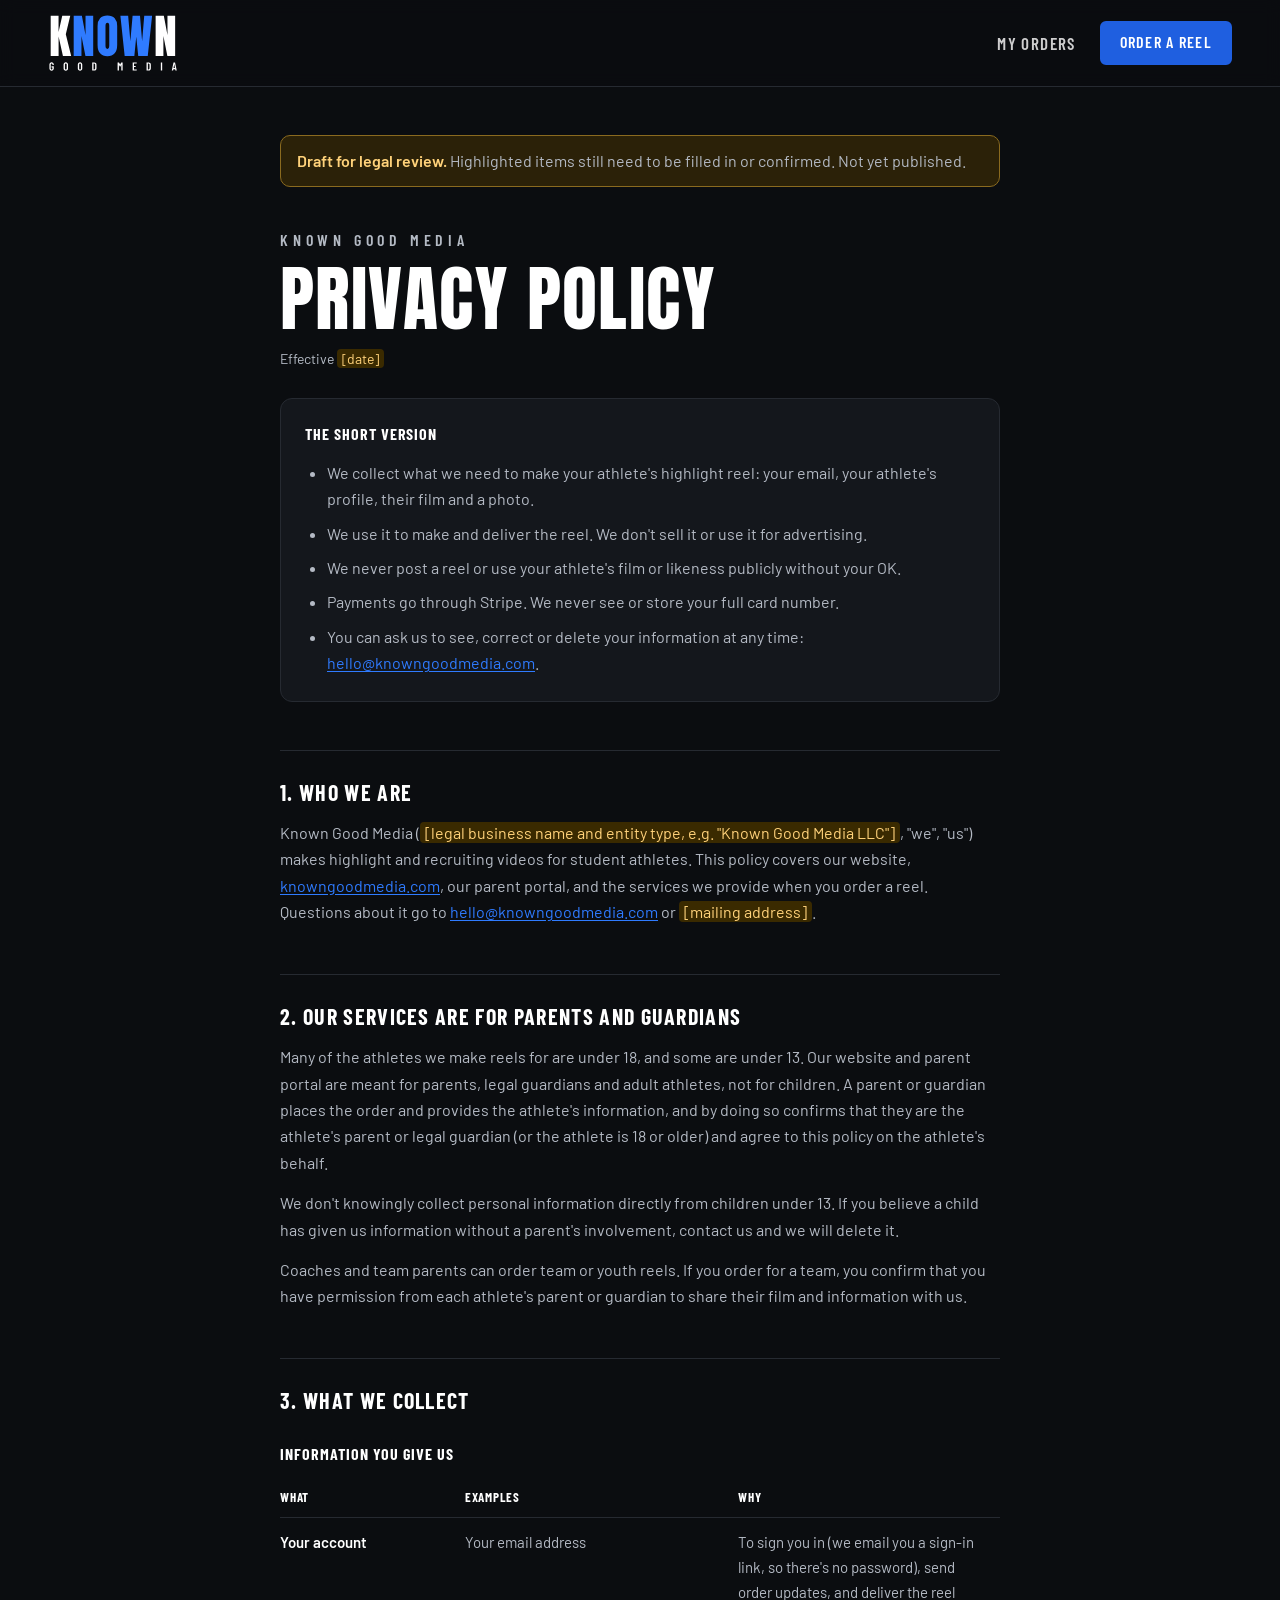
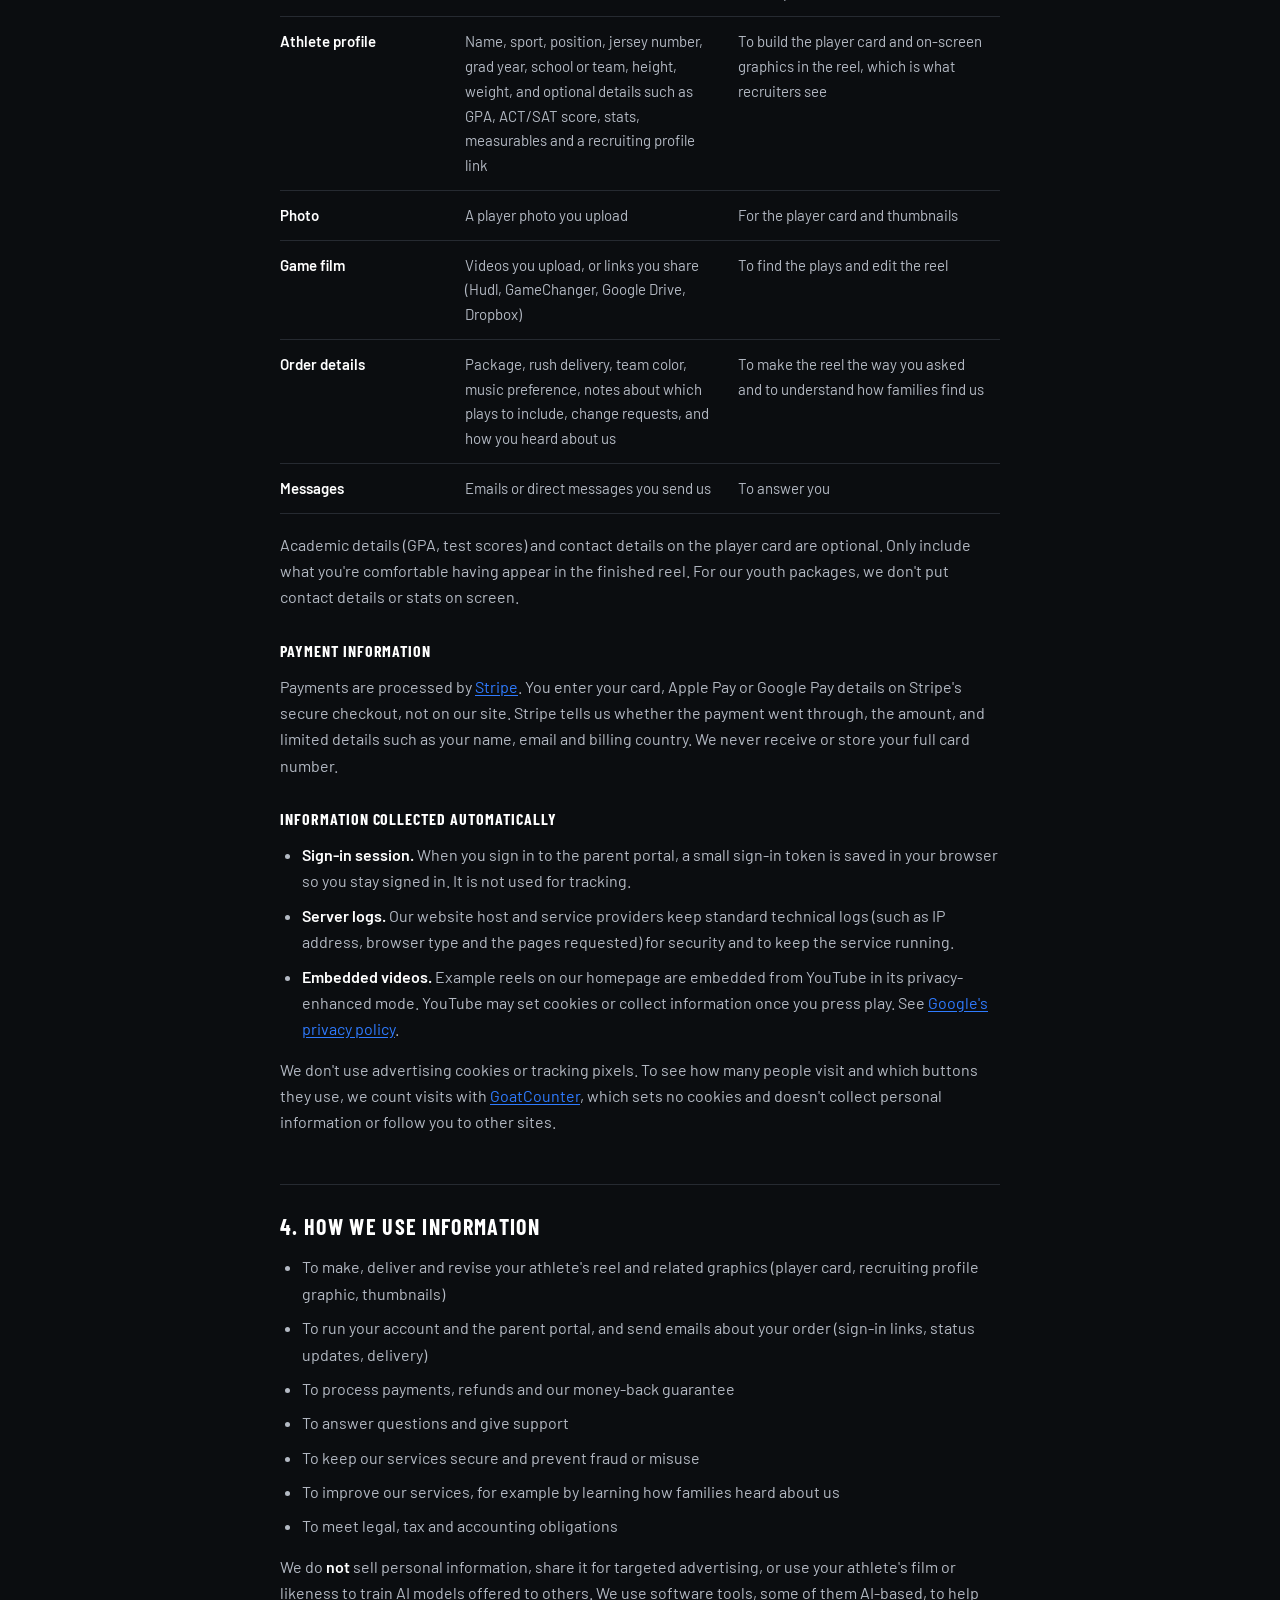
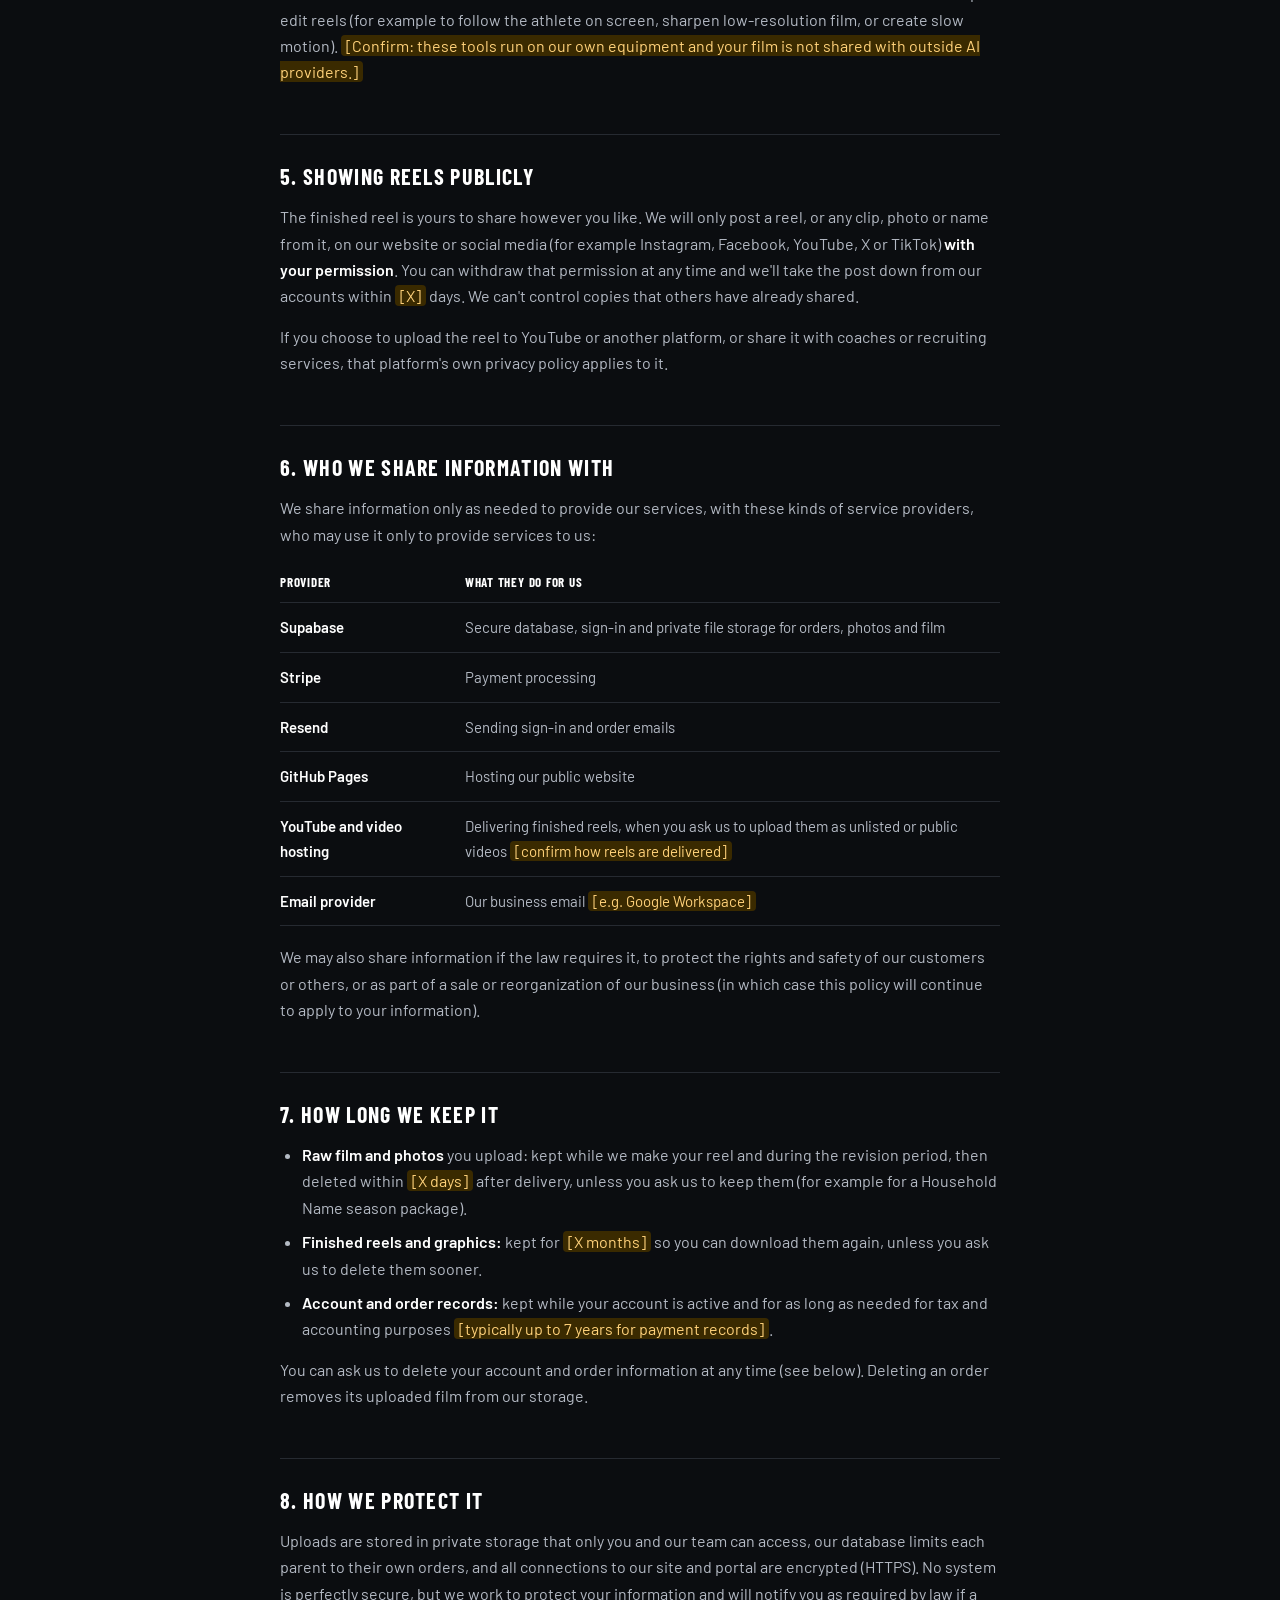
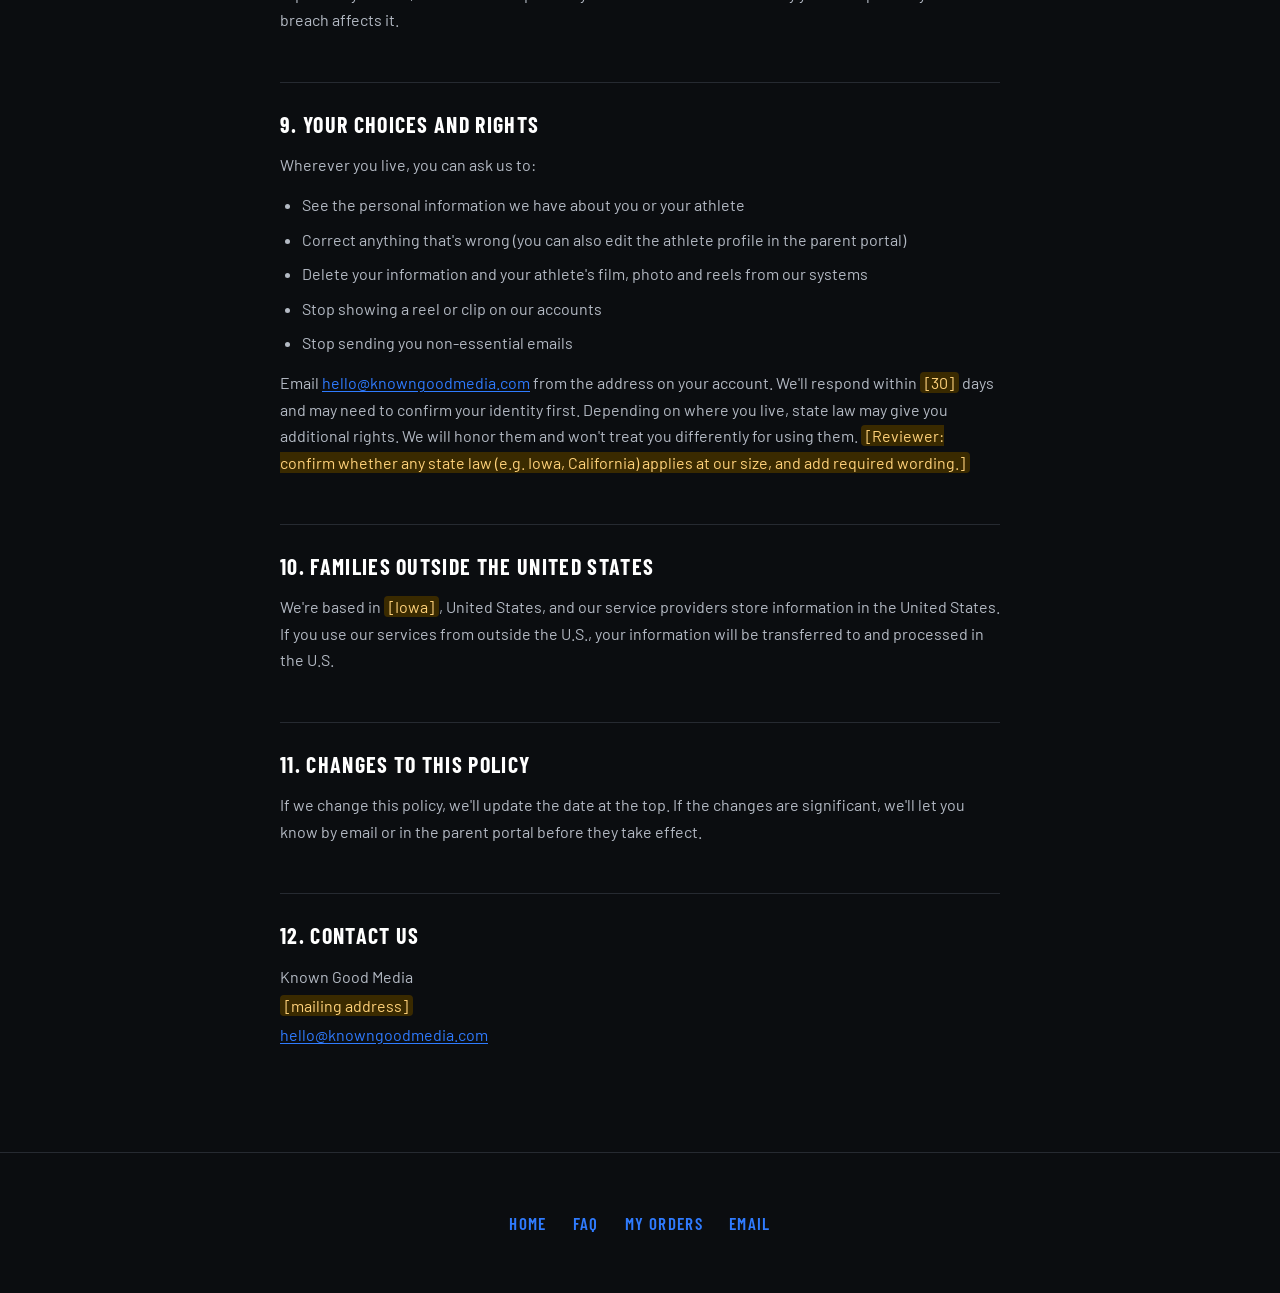
<file: privacy.html>
<!doctype html>
<html lang="en">
<head>
  <meta charset="utf-8">
  <meta name="viewport" content="width=device-width, initial-scale=1">
  <title>Privacy Policy | Known Good Media</title>
  <meta name="description" content="How Known Good Media collects, uses and protects the information parents share when ordering an athlete highlight reel.">
  <!-- DRAFT: remove this noindex line once the policy has been reviewed and approved -->
  <meta name="robots" content="noindex">
  <link rel="icon" type="image/png" href="brand/png/icon-k-512.png">
  <link rel="stylesheet" href="assets/css/styles.css?v=19">
  <style>
    /* Legal page: one left-aligned reading column, even spacing throughout */
    .legal { max-width: 760px; margin: 0 auto; padding: 48px 20px 88px; text-align: left; }
    .legal > * { margin-left: 0; margin-right: 0; }
    .legal .draft-note { margin: 0 0 40px; }
    .legal .eyebrow { margin: 0 0 10px; text-align: left; }
    .legal h1 { font-family: var(--display); font-weight: 400; text-transform: uppercase; letter-spacing: 0.02em;
                font-size: clamp(44px, 7vw, 72px); line-height: 1; margin: 0 0 12px; text-align: left; }
    .legal .updated { margin: 0 0 28px; font-size: 14px; color: var(--muted); }
    .legal h2 { font-family: var(--label); font-weight: 700; text-transform: uppercase; letter-spacing: 0.06em;
                font-size: 22px; line-height: 1.25; margin: 48px 0 14px; padding-top: 28px; border-top: 1px solid var(--line); text-align: left; }
    .legal h3 { font-family: var(--label); font-weight: 700; text-transform: uppercase; letter-spacing: 0.06em;
                font-size: 16px; color: var(--white); margin: 28px 0 10px; text-align: left; }
    .legal p, .legal li, .legal td { font-size: 16px; line-height: 1.65; color: var(--muted); }
    .legal p { margin: 0 0 14px; }
    .legal ul { margin: 0 0 14px; padding-left: 22px; }
    .legal li { margin: 0 0 8px; }
    .legal strong { color: var(--white); font-weight: 700; }
    .legal a { color: var(--blue); text-underline-offset: 2px; }
    .legal .summary { background: var(--panel); border: 1px solid var(--line); border-radius: 12px; padding: 22px 24px 10px; margin: 0 0 8px; }
    .legal .summary .h { margin: 0 0 12px; font-family: var(--label); font-weight: 700; text-transform: uppercase; letter-spacing: 0.06em; color: var(--white); }
    .legal table { width: 100%; border-collapse: collapse; margin: 8px 0 18px; table-layout: fixed; }
    .legal th { font-family: var(--label); font-weight: 700; text-transform: uppercase; letter-spacing: 0.06em; font-size: 13px;
                color: var(--white); text-align: left; padding: 10px 12px; border-bottom: 1px solid var(--line); }
    .legal td { text-align: left; vertical-align: top; padding: 12px; border-bottom: 1px solid var(--line); font-size: 15px; }
    .legal td:first-child, .legal th:first-child { padding-left: 0; width: 24%; }
    .legal td:first-child { color: var(--white); font-weight: 700; }
    .legal .addr { line-height: 1.8; }
    .draft-note { background: #2b2108; color: #FFD27A; border: 1px solid #8a6a1f; border-radius: 10px; padding: 12px 16px; font-size: 14px; line-height: 1.5; }
    .draft-note strong { color: #FFD27A; }
    .fill { background: #3a2a00; color: #FFD27A; padding: 1px 5px; border-radius: 4px; }
    @media (max-width: 640px) {
      .legal { padding: 32px 16px 64px; }
      .legal h2 { font-size: 19px; margin-top: 36px; padding-top: 22px; }
      .legal table, .legal tbody, .legal tr, .legal td { display: block; width: 100%; }
      .legal thead { display: none; }
      .legal tr { padding: 12px 0; border-bottom: 1px solid var(--line); }
      .legal td { border: 0; padding: 2px 0; }
      .legal td:first-child { width: 100%; }
    }
  </style>
  <!-- Visit counts: GoatCounter (no cookies, no personal data). See privacy.html. -->
  <script data-goatcounter="https://knowngoodmedia.goatcounter.com/count" async src="https://gc.zgo.at/count.js"></script>
</head>
<body>
<header class="nav">
  <a class="nav-logo" href="./" aria-label="Known Good Media home">
    <img src="brand/logo-nav.svg" alt="Known Good Media" width="130" height="58">
  </a>
  <nav aria-label="Main">
    <a class="nav-account" href="portal/">My orders</a>
    <a class="btn btn-small" href="portal/#/new">Order a reel</a>
  </nav>
</header>

<main class="legal">
  <!-- DRAFT: delete this note and fill in every highlighted item before publishing -->
  <p class="draft-note"><strong>Draft for legal review.</strong> Highlighted items still need to be filled in or confirmed. Not yet published.</p>

  <p class="eyebrow">Known Good Media</p>
  <h1>Privacy Policy</h1>
  <p class="updated">Effective <span class="fill">[date]</span></p>

  <div class="summary">
    <p class="h">The short version</p>
    <ul>
      <li>We collect what we need to make your athlete's highlight reel: your email, your athlete's profile, their film and a photo.</li>
      <li>We use it to make and deliver the reel. We don't sell it or use it for advertising.</li>
      <li>We never post a reel or use your athlete's film or likeness publicly without your OK.</li>
      <li>Payments go through Stripe. We never see or store your full card number.</li>
      <li>You can ask us to see, correct or delete your information at any time: <a href="mailto:hello@knowngoodmedia.com">hello@knowngoodmedia.com</a>.</li>
    </ul>
  </div>

  <h2>1. Who we are</h2>
  <p>Known Good Media (<span class="fill">[legal business name and entity type, e.g. "Known Good Media LLC"]</span>, "we", "us") makes highlight and recruiting videos for student athletes. This policy covers our website, <a href="./">knowngoodmedia.com</a>, our parent portal, and the services we provide when you order a reel. Questions about it go to <a href="mailto:hello@knowngoodmedia.com">hello@knowngoodmedia.com</a> or <span class="fill">[mailing address]</span>.</p>

  <h2>2. Our services are for parents and guardians</h2>
  <p>Many of the athletes we make reels for are under 18, and some are under 13. Our website and parent portal are meant for parents, legal guardians and adult athletes, not for children. A parent or guardian places the order and provides the athlete's information, and by doing so confirms that they are the athlete's parent or legal guardian (or the athlete is 18 or older) and agree to this policy on the athlete's behalf.</p>
  <p>We don't knowingly collect personal information directly from children under 13. If you believe a child has given us information without a parent's involvement, contact us and we will delete it.</p>
  <p>Coaches and team parents can order team or youth reels. If you order for a team, you confirm that you have permission from each athlete's parent or guardian to share their film and information with us.</p>

  <h2>3. What we collect</h2>
  <h3>Information you give us</h3>
  <table>
    <thead><tr><th>What</th><th>Examples</th><th>Why</th></tr></thead>
    <tbody>
      <tr><td><strong>Your account</strong></td><td>Your email address</td><td>To sign you in (we email you a sign-in link, so there's no password), send order updates, and deliver the reel</td></tr>
      <tr><td><strong>Athlete profile</strong></td><td>Name, sport, position, jersey number, grad year, school or team, height, weight, and optional details such as GPA, ACT/SAT score, stats, measurables and a recruiting profile link</td><td>To build the player card and on-screen graphics in the reel, which is what recruiters see</td></tr>
      <tr><td><strong>Photo</strong></td><td>A player photo you upload</td><td>For the player card and thumbnails</td></tr>
      <tr><td><strong>Game film</strong></td><td>Videos you upload, or links you share (Hudl, GameChanger, Google Drive, Dropbox)</td><td>To find the plays and edit the reel</td></tr>
      <tr><td><strong>Order details</strong></td><td>Package, rush delivery, team color, music preference, notes about which plays to include, change requests, and how you heard about us</td><td>To make the reel the way you asked and to understand how families find us</td></tr>
      <tr><td><strong>Messages</strong></td><td>Emails or direct messages you send us</td><td>To answer you</td></tr>
    </tbody>
  </table>
  <p>Academic details (GPA, test scores) and contact details on the player card are optional. Only include what you're comfortable having appear in the finished reel. For our youth packages, we don't put contact details or stats on screen.</p>

  <h3>Payment information</h3>
  <p>Payments are processed by <a href="https://stripe.com/privacy" rel="noopener">Stripe</a>. You enter your card, Apple Pay or Google Pay details on Stripe's secure checkout, not on our site. Stripe tells us whether the payment went through, the amount, and limited details such as your name, email and billing country. We never receive or store your full card number.</p>

  <h3>Information collected automatically</h3>
  <ul>
    <li><strong>Sign-in session.</strong> When you sign in to the parent portal, a small sign-in token is saved in your browser so you stay signed in. It is not used for tracking.</li>
    <li><strong>Server logs.</strong> Our website host and service providers keep standard technical logs (such as IP address, browser type and the pages requested) for security and to keep the service running.</li>
    <li><strong>Embedded videos.</strong> Example reels on our homepage are embedded from YouTube in its privacy-enhanced mode. YouTube may set cookies or collect information once you press play. See <a href="https://policies.google.com/privacy" rel="noopener">Google's privacy policy</a>.</li>
  </ul>
  <p>We don't use advertising cookies or tracking pixels. To see how many people visit and which buttons they use, we count visits with <a href="https://www.goatcounter.com/help/privacy">GoatCounter</a>, which sets no cookies and doesn't collect personal information or follow you to other sites.</p>

  <h2>4. How we use information</h2>
  <ul>
    <li>To make, deliver and revise your athlete's reel and related graphics (player card, recruiting profile graphic, thumbnails)</li>
    <li>To run your account and the parent portal, and send emails about your order (sign-in links, status updates, delivery)</li>
    <li>To process payments, refunds and our money-back guarantee</li>
    <li>To answer questions and give support</li>
    <li>To keep our services secure and prevent fraud or misuse</li>
    <li>To improve our services, for example by learning how families heard about us</li>
    <li>To meet legal, tax and accounting obligations</li>
  </ul>
  <p>We do <strong>not</strong> sell personal information, share it for targeted advertising, or use your athlete's film or likeness to train AI models offered to others. We use software tools, some of them AI-based, to help edit reels (for example to follow the athlete on screen, sharpen low-resolution film, or create slow motion). <span class="fill">[Confirm: these tools run on our own equipment and your film is not shared with outside AI providers.]</span></p>

  <h2>5. Showing reels publicly</h2>
  <p>The finished reel is yours to share however you like. We will only post a reel, or any clip, photo or name from it, on our website or social media (for example Instagram, Facebook, YouTube, X or TikTok) <strong>with your permission</strong>. You can withdraw that permission at any time and we'll take the post down from our accounts within <span class="fill">[X]</span> days. We can't control copies that others have already shared.</p>
  <p>If you choose to upload the reel to YouTube or another platform, or share it with coaches or recruiting services, that platform's own privacy policy applies to it.</p>

  <h2>6. Who we share information with</h2>
  <p>We share information only as needed to provide our services, with these kinds of service providers, who may use it only to provide services to us:</p>
  <table>
    <thead><tr><th>Provider</th><th>What they do for us</th></tr></thead>
    <tbody>
      <tr><td><strong>Supabase</strong></td><td>Secure database, sign-in and private file storage for orders, photos and film</td></tr>
      <tr><td><strong>Stripe</strong></td><td>Payment processing</td></tr>
      <tr><td><strong>Resend</strong></td><td>Sending sign-in and order emails</td></tr>
      <tr><td><strong>GitHub Pages</strong></td><td>Hosting our public website</td></tr>
      <tr><td><strong>YouTube and video hosting</strong></td><td>Delivering finished reels, when you ask us to upload them as unlisted or public videos <span class="fill">[confirm how reels are delivered]</span></td></tr>
      <tr><td><strong>Email provider</strong></td><td>Our business email <span class="fill">[e.g. Google Workspace]</span></td></tr>
    </tbody>
  </table>
  <p>We may also share information if the law requires it, to protect the rights and safety of our customers or others, or as part of a sale or reorganization of our business (in which case this policy will continue to apply to your information).</p>

  <h2>7. How long we keep it</h2>
  <ul>
    <li><strong>Raw film and photos</strong> you upload: kept while we make your reel and during the revision period, then deleted within <span class="fill">[X days]</span> after delivery, unless you ask us to keep them (for example for a Household Name season package).</li>
    <li><strong>Finished reels and graphics:</strong> kept for <span class="fill">[X months]</span> so you can download them again, unless you ask us to delete them sooner.</li>
    <li><strong>Account and order records:</strong> kept while your account is active and for as long as needed for tax and accounting purposes <span class="fill">[typically up to 7 years for payment records]</span>.</li>
  </ul>
  <p>You can ask us to delete your account and order information at any time (see below). Deleting an order removes its uploaded film from our storage.</p>

  <h2>8. How we protect it</h2>
  <p>Uploads are stored in private storage that only you and our team can access, our database limits each parent to their own orders, and all connections to our site and portal are encrypted (HTTPS). No system is perfectly secure, but we work to protect your information and will notify you as required by law if a breach affects it.</p>

  <h2>9. Your choices and rights</h2>
  <p>Wherever you live, you can ask us to:</p>
  <ul>
    <li>See the personal information we have about you or your athlete</li>
    <li>Correct anything that's wrong (you can also edit the athlete profile in the parent portal)</li>
    <li>Delete your information and your athlete's film, photo and reels from our systems</li>
    <li>Stop showing a reel or clip on our accounts</li>
    <li>Stop sending you non-essential emails</li>
  </ul>
  <p>Email <a href="mailto:hello@knowngoodmedia.com">hello@knowngoodmedia.com</a> from the address on your account. We'll respond within <span class="fill">[30]</span> days and may need to confirm your identity first. Depending on where you live, state law may give you additional rights. We will honor them and won't treat you differently for using them. <span class="fill">[Reviewer: confirm whether any state law (e.g. Iowa, California) applies at our size, and add required wording.]</span></p>

  <h2>10. Families outside the United States</h2>
  <p>We're based in <span class="fill">[Iowa]</span>, United States, and our service providers store information in the United States. If you use our services from outside the U.S., your information will be transferred to and processed in the U.S.</p>

  <h2>11. Changes to this policy</h2>
  <p>If we change this policy, we'll update the date at the top. If the changes are significant, we'll let you know by email or in the parent portal before they take effect.</p>

  <h2>12. Contact us</h2>
  <p class="addr">Known Good Media<br>
    <span class="fill">[mailing address]</span><br>
    <a href="mailto:hello@knowngoodmedia.com">hello@knowngoodmedia.com</a></p>
</main>

<footer class="footer">
  <p class="footer-links">
    <a href="./">Home</a>
    <a href="./#faq">FAQ</a>
    <a href="portal/">My orders</a>
    <a href="mailto:hello@knowngoodmedia.com">Email</a>
  </p>
</footer>
</body>
</html>
</file>
<file: assets/css/styles.css>
/* Self-hosted fonts (SIL Open Font License, see assets/fonts/OFL.txt) */
@font-face { font-family: 'Anton'; src: url('../fonts/Anton-Regular.ttf') format('truetype'); font-weight: 400; font-display: swap; }
@font-face { font-family: 'Barlow Condensed'; src: url('../fonts/BarlowCondensed-SemiBold.ttf') format('truetype'); font-weight: 500 600; font-display: swap; }
@font-face { font-family: 'Barlow Condensed'; src: url('../fonts/BarlowCondensed-Bold.ttf') format('truetype'); font-weight: 700; font-display: swap; }
@font-face { font-family: 'Barlow'; src: url('../fonts/Barlow-Regular.ttf') format('truetype'); font-weight: 400 500; font-display: swap; }
@font-face { font-family: 'Barlow'; src: url('../fonts/Barlow-SemiBold.ttf') format('truetype'); font-weight: 600 700; font-display: swap; }

/* Known Good Media: brand tokens */
:root {
  --black: #0B0D10;
  --panel: #14171C;
  --line: #262A31;
  --blue: #2F7BFF;
  --blue-dark: #1F5FE0;
  --white: #FFFFFF;
  --muted: #B4BAC4;
  --display: 'Anton', Impact, sans-serif;
  --label: 'Barlow Condensed', 'Arial Narrow', sans-serif;
  --body: 'Barlow', system-ui, sans-serif;
}

* { box-sizing: border-box; }
html { scroll-behavior: smooth; }
body {
  margin: 0;
  overflow-x: hidden;
  background: var(--black);
  color: var(--white);
  font-family: var(--body);
  font-size: 17px;
  line-height: 1.55;
}
a { color: var(--blue); }
a:hover { color: var(--white); }
img { max-width: 100%; height: auto; display: block; }
.accent { color: var(--blue); }

/* Nav */
.nav {
  position: sticky; top: 0; z-index: 10;
  display: flex; align-items: center; justify-content: space-between; gap: 16px;
  padding: 14px clamp(16px, 4vw, 48px);
  background: rgba(11, 13, 16, 0.92);
  backdrop-filter: blur(8px);
  border-bottom: 1px solid var(--line);
}
.nav nav { display: flex; align-items: center; gap: 24px; }
.nav-logo { flex-shrink: 0; }
.nav nav a {
  white-space: nowrap;
  font-family: var(--label); font-weight: 600; letter-spacing: 0.08em;
  text-transform: uppercase; text-decoration: none; color: var(--white);
}
.nav nav a:not(.btn):hover { color: var(--blue); }
.nav nav a.nav-account { opacity: .8; }

/* Buttons */
.btn {
  display: inline-flex; align-items: center; justify-content: center;
  min-height: 48px; padding: 0 28px;
  font-family: var(--label); font-weight: 700; font-size: 18px;
  letter-spacing: 0.12em; text-transform: uppercase; text-decoration: none;
  background: var(--blue-dark); color: var(--white) !important;
  border: 2px solid var(--blue-dark); border-radius: 6px;
  white-space: nowrap;
}
.btn:hover { background: #184CB8; border-color: #184CB8; }
.btn-ghost { background: transparent; border-color: var(--blue); }
.btn-ghost:hover { background: var(--blue-dark); border-color: var(--blue-dark); }
.btn-small { min-height: 44px; padding: 0 18px; font-size: 16px; }

/* Hero */
.hero {
  position: relative; overflow: hidden; isolation: isolate;
  text-align: center;
  padding: clamp(64px, 12vw, 140px) 16px clamp(56px, 9vw, 110px);
}
.eyebrow {
  margin: 0 0 12px;
  font-family: var(--label); font-weight: 600; letter-spacing: 0.3em;
  text-transform: uppercase; color: var(--muted);
}
.hero-title {
  margin: 0;
  font-family: var(--display); font-weight: 400;
  font-size: clamp(72px, 21vw, 260px); line-height: 0.9; letter-spacing: 0.02em;
}
.hero-sub { max-width: 620px; margin: 28px auto 0; font-size: 19px; color: var(--muted); }
.hero-cta { display: flex; flex-wrap: wrap; justify-content: center; gap: 14px; margin-top: 32px; }

/* Band */
.band {
  display: grid; grid-template-columns: repeat(4, minmax(0, 1fr)); gap: 1px;
  background: var(--line);
  border-top: 1px solid var(--line); border-bottom: 1px solid var(--line);
}
.band-item { background: var(--black); padding: 28px clamp(16px, 3vw, 32px); display: flex; flex-direction: column; gap: 6px; }
.band-item strong { font-family: var(--label); font-size: 22px; letter-spacing: 0.06em; text-transform: uppercase; }
.band-item span { color: var(--muted); font-size: 16px; }

/* Sections */
.section { padding: clamp(64px, 9vw, 110px) clamp(16px, 4vw, 48px); max-width: 1280px; margin: 0 auto; }
.section-alt { max-width: none; background: var(--panel); }
.section-alt > * { max-width: 1184px; margin-left: auto !important; margin-right: auto !important; }
.section-title {
  margin: 0 auto 12px; text-align: center;
  font-family: var(--display); font-weight: 400; text-transform: uppercase;
  font-size: clamp(40px, 6vw, 72px); line-height: 1; letter-spacing: 0.02em;
}
.section-sub { text-align: center; color: var(--muted); margin: 0 auto 40px; max-width: 560px; }

/* Packages */
.packages { display: grid; grid-template-columns: repeat(3, minmax(0, 1fr)); gap: 20px; margin-top: 44px; max-width: 1040px; margin-left: auto; margin-right: auto; }
.pkg-notes { max-width: 760px; margin: 36px auto 0; text-align: center; color: var(--muted); display: grid; gap: 8px; }
.pkg-notes p { margin: 0; }
.pkg-notes strong { color: var(--white); font-family: var(--label); letter-spacing: 0.06em; text-transform: uppercase; }
.pkg {
  position: relative; display: flex; flex-direction: column; gap: 10px;
  padding: 28px 24px; background: var(--panel);
  border: 1px solid var(--line); border-radius: 12px;
}
.pkg-featured { border: 2px solid var(--blue); }
.pkg-tag {
  position: absolute; top: -14px; left: 24px; margin: 0; padding: 2px 12px;
  background: var(--blue-dark); border-radius: 4px;
  font-family: var(--label); font-weight: 700; font-size: 14px; letter-spacing: 0.12em; text-transform: uppercase;
}
.pkg h3 { margin: 0; font-family: var(--display); font-weight: 400; font-size: 34px; text-transform: uppercase; letter-spacing: 0.02em; }
.price { margin: 0; font-family: var(--label); font-weight: 700; font-size: 30px; color: var(--blue); }
.pkg-desc { margin: 0; color: var(--muted); }
.pkg ul { margin: 6px 0 18px; padding-left: 20px; flex-grow: 1; }
.pkg li { margin-bottom: 6px; }
.pkg .btn { width: 100%; min-height: 52px; white-space: nowrap; }

/* Steps */
.steps { list-style: none; padding: 0; margin: 44px auto 0; display: grid; grid-template-columns: repeat(3, minmax(0, 1fr)); gap: 32px; }
.steps li { text-align: center; }
.step-num {
  display: inline-flex; align-items: center; justify-content: center;
  width: 64px; height: 64px; border: 3px solid var(--blue); border-radius: 50%;
  font-family: var(--display); font-size: 30px;
}
.steps h3 { margin: 16px 0 6px; font-family: var(--label); font-size: 26px; letter-spacing: 0.06em; text-transform: uppercase; }
.steps p { margin: 0; color: var(--muted); }

/* Work */
.work-grid { display: grid; grid-template-columns: repeat(2, minmax(0, 1fr)); gap: 20px; }
.work-card {
  aspect-ratio: 16 / 9; display: flex; align-items: center; justify-content: center; padding: 16px; text-align: center;
  background: var(--panel); border: 1px dashed var(--line); border-radius: 12px;
  color: var(--muted); font-family: var(--label); letter-spacing: 0.08em; text-transform: uppercase;
  text-decoration: none; transition: border-color .2s, color .2s;
}
.work-card:not(.work-video) { aspect-ratio: auto; min-height: 220px; }
.work-video { min-width: 0; max-width: 100%; display: block; margin: 0; padding: 0; aspect-ratio: auto; border-style: solid; overflow: hidden; }
.video-frame { position: relative; overflow: hidden; width: 100%; height: 0; padding-top: 56.25%; background: #000; }
.video-frame iframe { position: absolute; top: 0; left: 0; width: 1px; min-width: 100%; max-width: 100%; height: 100%; border: 0; }
.work-video figcaption { padding: 12px 14px; font-size: 14px; }
a.work-card:hover { border-color: var(--blue); color: var(--white); }

/* Footer */
.footer {
  display: flex; flex-direction: column; align-items: center; gap: 8px;
  padding: 48px 16px; border-top: 1px solid var(--line); color: var(--muted);
  font-family: var(--label); letter-spacing: 0.08em; text-transform: uppercase;
}
.footer p { margin: 0; }
.footer-links { display: flex; flex-wrap: wrap; justify-content: center; gap: 4px 14px; }
.footer-links a { text-decoration: none; display: inline-flex; align-items: center; min-height: 44px; padding: 0 6px; }
.footer-small { font-size: 13px; opacity: .7; }

/* Responsive */
/* Section links land below the sticky menu bar */
main [id] { scroll-margin-top: 100px; }
@media (max-width: 720px) { main [id] { scroll-margin-top: 84px; } }

@media (max-width: 1000px) {
  .nav nav { gap: 14px; }
  .nav nav a:not(.btn) { font-size: 15px; letter-spacing: 0.05em; }
  .nav .btn-small { padding: 0 12px; font-size: 15px; letter-spacing: 0.08em; }
  .nav-logo img { width: 112px; height: auto; }
  .packages { grid-template-columns: minmax(0, 1fr); row-gap: 32px; max-width: 560px; }
  .band { grid-template-columns: repeat(2, minmax(0, 1fr)); }
}
@media (max-width: 900px) {
  .nav nav a.nav-extra { display: none; }
}
@media (max-width: 720px) {
  .nav nav a:not(.btn) { display: none; }
  .nav nav a.nav-account { display: inline; font-size: 13px; color: var(--muted); }
  .nav nav { gap: 10px; }
  .nav .btn-small { min-height: 40px; padding: 0 12px; font-size: 14px; letter-spacing: 0.08em; }
  .nav-logo img { width: 100px; height: auto; }
  .book .btn { width: 100%; max-width: 300px; }
  .eyebrow { letter-spacing: 0.2em; font-size: 13px; }
  .packages, .steps, .work-grid { grid-template-columns: minmax(0, 1fr); }
  /* the four selling points sit two across on phones, so they take half the scroll */
  .band { grid-template-columns: repeat(2, minmax(0, 1fr)); }
  .band-item { padding: 20px 14px; gap: 4px; }
  .band-item strong { font-size: 18px; line-height: 1.15; letter-spacing: 0.04em; }
  .band-item span { font-size: 14px; line-height: 1.4; }
}

/* Our why */
.section-alt.why { display: grid; grid-template-columns: minmax(0, 1.1fr) minmax(0, 1fr); gap: clamp(32px, 5vw, 72px); align-items: center; }
.section-alt.why > * { margin: 0 !important; max-width: none; }
.why { padding-left: max(clamp(16px, 4vw, 48px), calc((100% - 1184px) / 2)); padding-right: max(clamp(16px, 4vw, 48px), calc((100% - 1184px) / 2)); }
.why-story .section-title { text-align: left; margin: 0 0 24px; font-size: clamp(38px, 5vw, 60px); }
.why-story p { color: var(--muted); margin: 0 0 16px; max-width: 580px; }
.why-story .eyebrow { margin-bottom: 12px; }
.why-story .why-mission { margin-top: 24px; color: var(--white); font-family: var(--label); font-weight: 700; font-size: 24px; line-height: 1.25; letter-spacing: 0.04em; text-transform: uppercase; }
.why-sign { font-family: var(--label); letter-spacing: 0.12em; text-transform: uppercase; font-size: 15px; }
.why-sign::before { content: "\2014\00a0"; }
.why-points { list-style: none; margin: 0; padding: 0; display: grid; gap: 16px; }
.why-points li { padding: 22px 24px; background: var(--black); border: 1px solid var(--line); border-left: 3px solid var(--blue); border-radius: 10px; }
.why-points h3 { margin: 0 0 6px; font-family: var(--label); font-size: 24px; letter-spacing: 0.06em; text-transform: uppercase; }
.why-points p { margin: 0; color: var(--muted); }
@media (max-width: 900px) {
  .section-alt.why { grid-template-columns: minmax(0, 1fr); }
}

/* "Your reel here" fills the open grid spot beside the last reel */
.work-card.work-cta { min-height: 110px; }

/* Add-on blocks under the recruiting packages (Outreach, Youth) */
.addon { margin-top: clamp(56px, 7vw, 88px); padding-top: clamp(40px, 5vw, 64px); border-top: 1px solid var(--line); text-align: center; scroll-margin-top: 100px; }
.addon .eyebrow { margin-bottom: 8px; }
.addon-title { margin: 0 0 12px; font-family: var(--display); font-weight: 400; text-transform: uppercase; font-size: clamp(34px, 4.5vw, 54px); line-height: 1; letter-spacing: 0.02em; }
.addon .section-sub { margin-bottom: 0; }
.addon .packages { text-align: left; }  /* cards read like the main packages */
.youth-packages { grid-template-columns: repeat(2, minmax(0, 1fr)); max-width: 760px; margin-left: auto; margin-right: auto; text-align: left; }
@media (max-width: 720px) { .youth-packages { grid-template-columns: minmax(0, 1fr); } }

/* Hero: muted loop of real plays behind the wordmark */
.hero-video { position: absolute; inset: 0; width: 100%; height: 100%; object-fit: cover; z-index: -2; pointer-events: none; }
.hero::before { content: ""; position: absolute; inset: 0; z-index: -1;
  background: linear-gradient(180deg, rgba(11, 13, 16, 0.82) 0%, rgba(11, 13, 16, 0.70) 40%, rgba(11, 13, 16, 0.85) 75%, var(--black) 100%); }
.hero .hero-sub { color: #D5DAE1; }
.hero .eyebrow { color: #C9CED6; }

/* FAQ */
.faq-list { max-width: 820px; margin: 0 auto; display: grid; gap: 12px; }
.faq details { background: var(--panel); border: 1px solid var(--line); border-radius: 10px; }
.faq details[open] { border-color: var(--blue); }
.faq summary { cursor: pointer; list-style: none; display: flex; justify-content: space-between; align-items: center; gap: 16px;
  min-height: 56px; padding: 14px 20px; font-family: var(--label); font-weight: 700; font-size: 20px; letter-spacing: 0.05em; text-transform: uppercase; }
.faq summary::-webkit-details-marker { display: none; }
.faq summary::after { content: "+"; flex-shrink: 0; color: var(--blue); font-size: 28px; line-height: 1; }
.faq details[open] summary::after { content: "\2212"; }
.faq summary:focus-visible { outline: 2px solid var(--blue); outline-offset: 2px; border-radius: 10px; }
.faq details p { margin: 0; padding: 0 20px 18px; color: var(--muted); }

/* Reel thumbnails: tap to load the YouTube player */
.yt { position: absolute; inset: 0; display: block; cursor: pointer; }
.yt img { width: 100%; height: 100%; object-fit: cover; }
.yt::after { content: ""; position: absolute; left: 50%; top: 50%; width: 68px; height: 48px; transform: translate(-50%, -50%);
  border-radius: 12px; background: rgba(11, 13, 16, .78) url("data:image/svg+xml,%3Csvg xmlns='http://www.w3.org/2000/svg' viewBox='0 0 24 24'%3E%3Cpath d='M8 5v14l11-7z' fill='%23fff'/%3E%3C/svg%3E") center / 30px no-repeat;
  transition: background-color .2s; }
.yt:hover::after, .yt:focus-visible::after { background-color: var(--blue-dark); }
.yt:focus-visible { outline: 2px solid var(--blue); outline-offset: -2px; }
</file>
